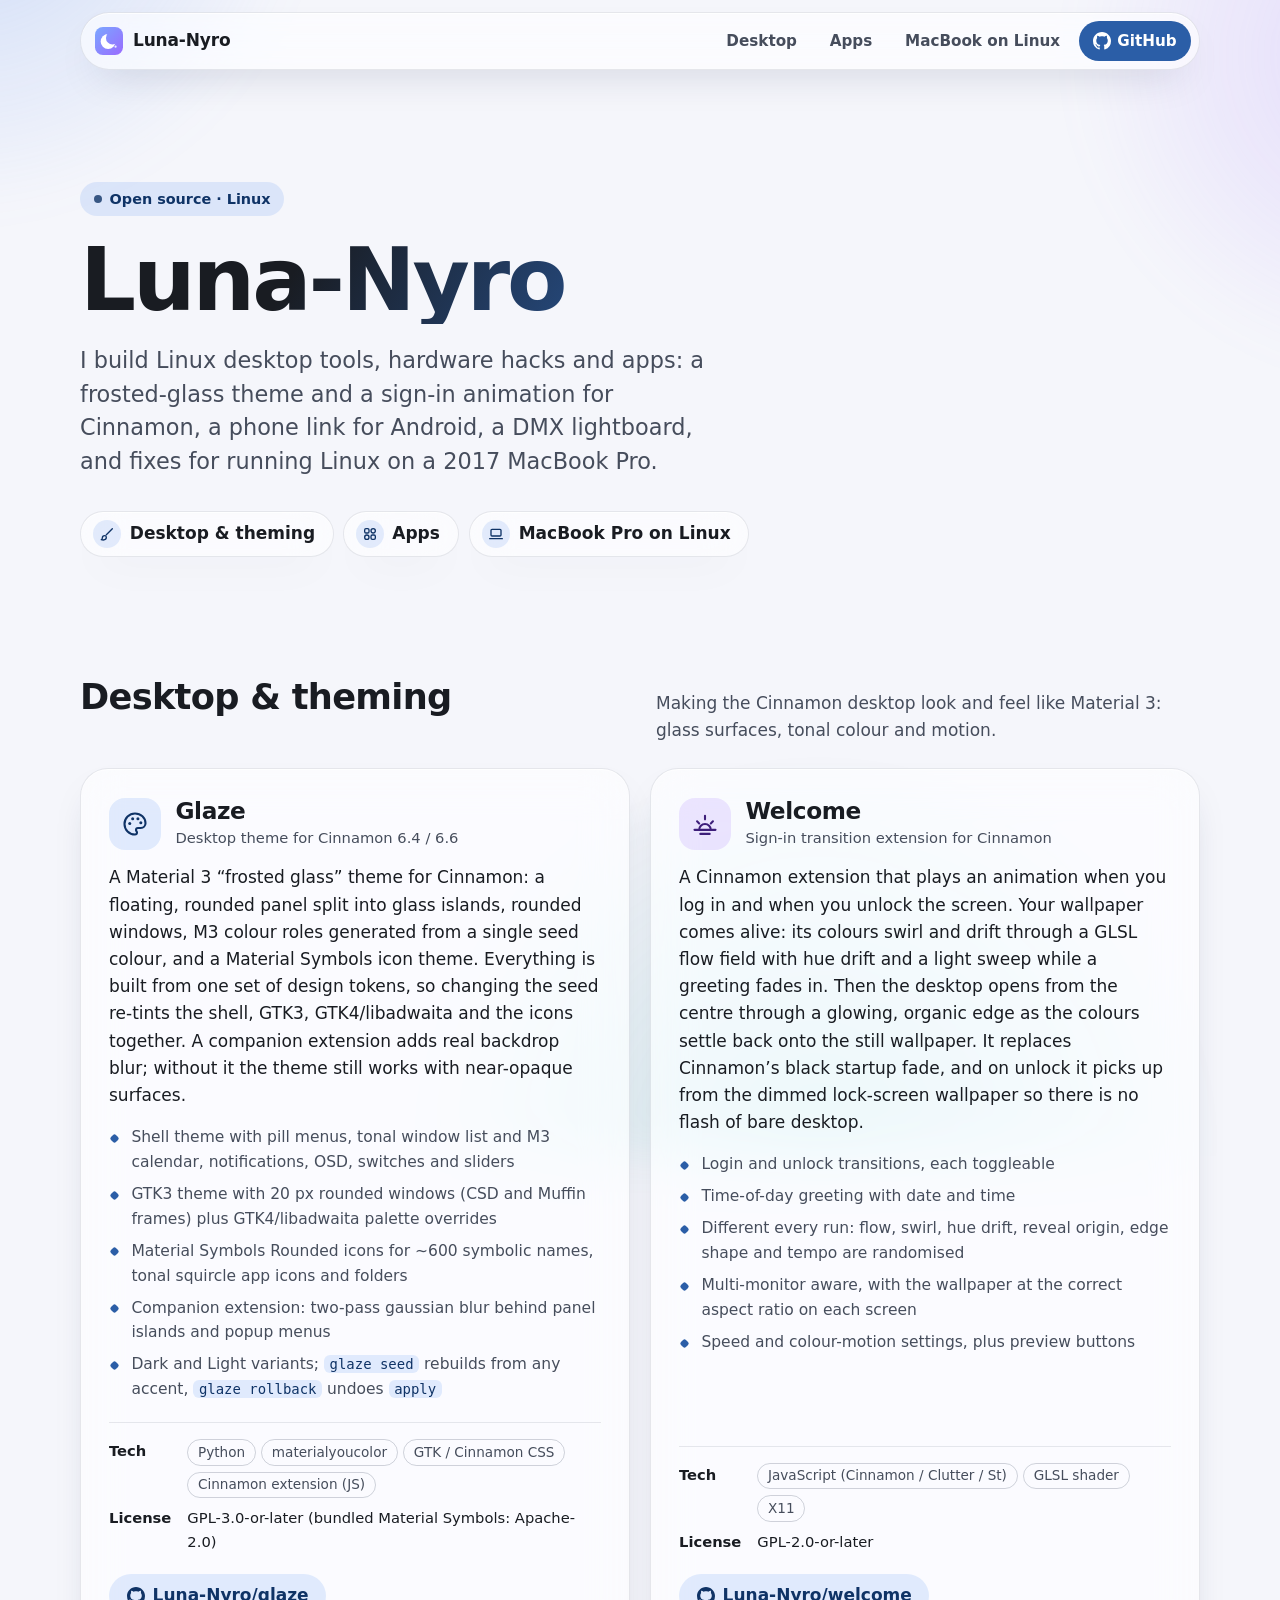
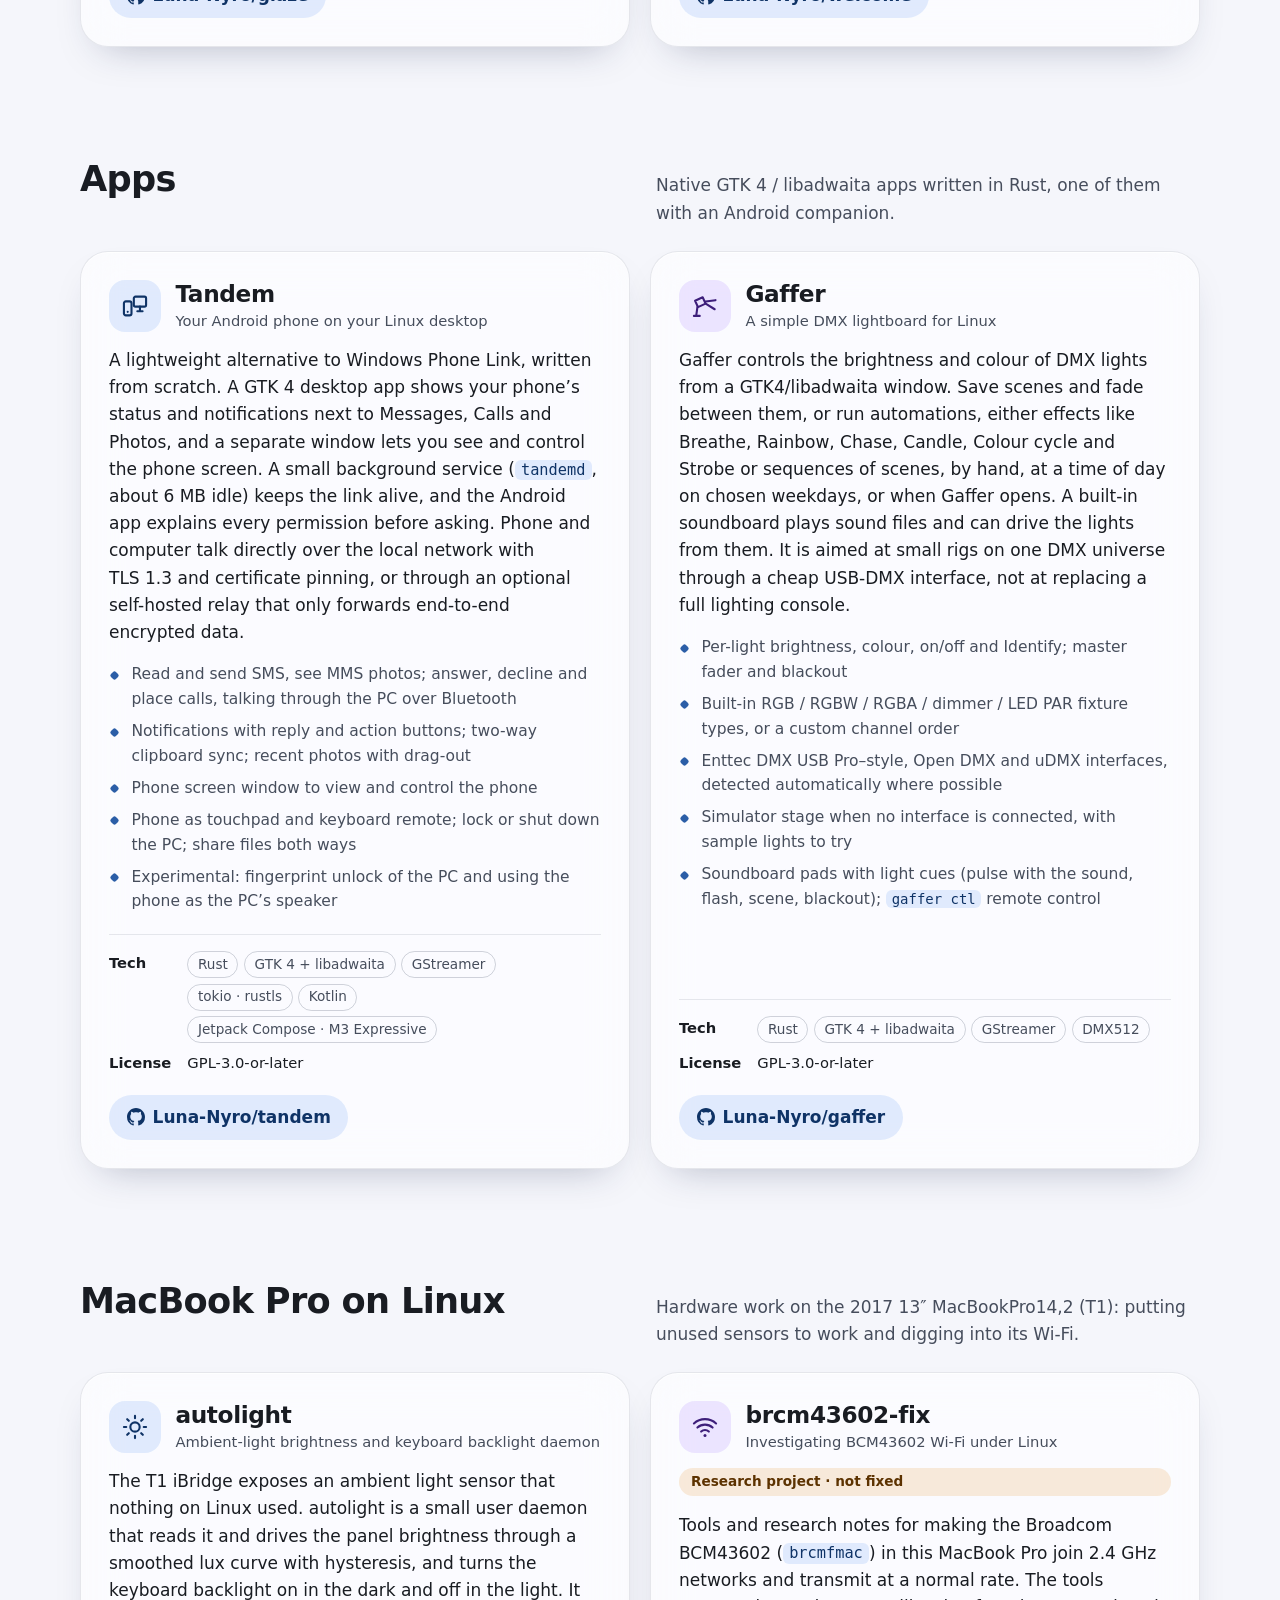
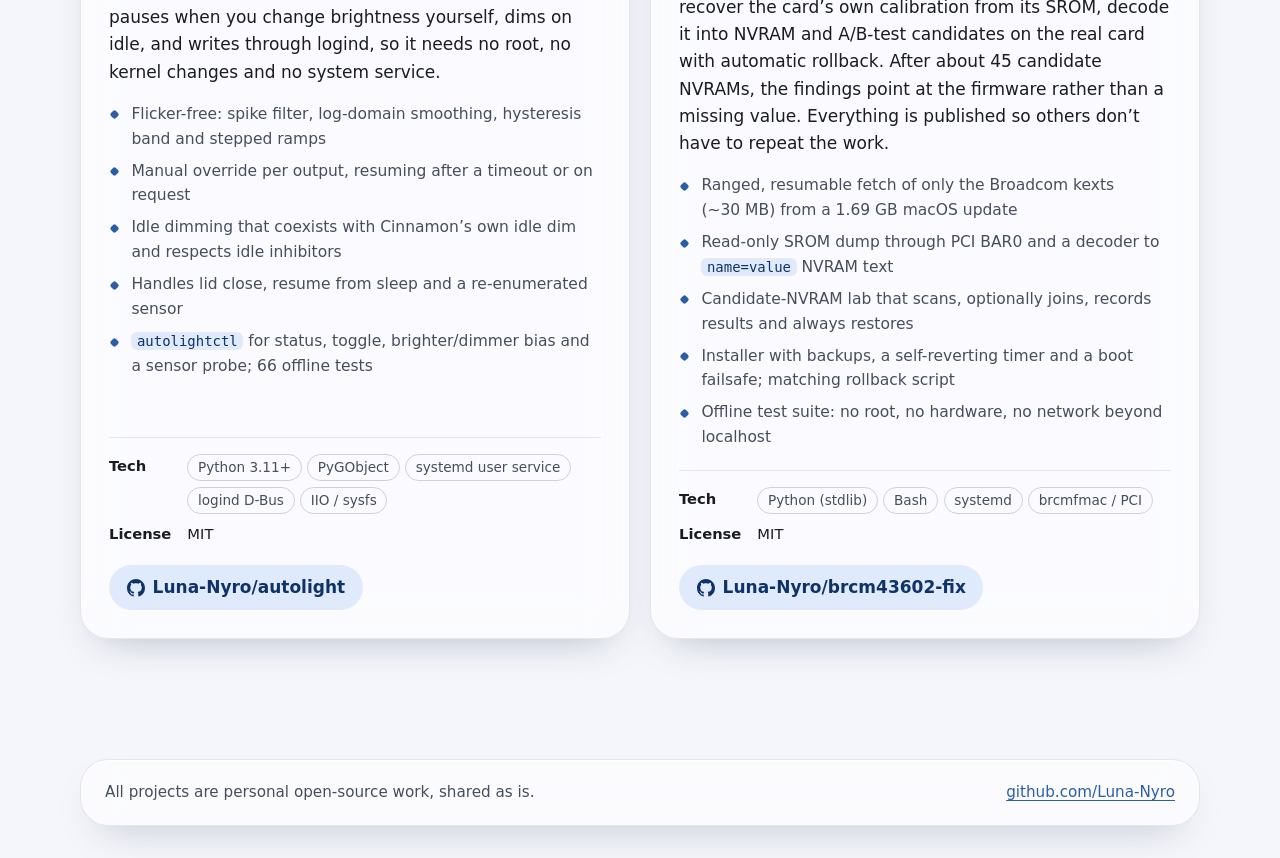
<file: index.html>
<!doctype html>
<html lang="en">
<head>
  <meta charset="utf-8">
  <meta name="viewport" content="width=device-width, initial-scale=1">
  <title>Luna-Nyro · Linux desktop tools, hardware hacks &amp; apps</title>
  <meta name="description" content="Open-source projects by Luna-Nyro: Glaze and Welcome for the Cinnamon desktop, the Tandem phone link and Gaffer DMX lightboard apps, and autolight and brcm43602-fix for running Linux on a 2017 MacBook Pro.">
  <meta name="color-scheme" content="dark light">
  <meta name="theme-color" content="#0e1117" media="(prefers-color-scheme: dark)">
  <meta name="theme-color" content="#f5f6fb" media="(prefers-color-scheme: light)">
  <meta name="referrer" content="no-referrer">
  <link rel="canonical" href="https://luna-nyro.github.io/">
  <link rel="icon" href="assets/favicon.svg" type="image/svg+xml">
  <meta property="og:type" content="website">
  <meta property="og:title" content="Luna-Nyro">
  <meta property="og:description" content="Linux desktop tools, hardware hacks and apps.">
  <meta property="og:url" content="https://luna-nyro.github.io/">
  <link rel="stylesheet" href="assets/style.css">
</head>
<body>
  <!-- Icon sprite (decorative; every use is aria-hidden) -->
  <svg xmlns="http://www.w3.org/2000/svg" style="display:none">
    <symbol id="i-github" viewBox="0 0 16 16">
      <path fill="currentColor" d="M8 0c4.42 0 8 3.58 8 8a8.013 8.013 0 0 1-5.45 7.59c-.4.08-.55-.17-.55-.38 0-.27.01-1.13.01-2.2 0-.75-.25-1.23-.54-1.48 1.78-.2 3.65-.88 3.65-3.95 0-.88-.31-1.59-.82-2.15.08-.2.36-1.02-.08-2.12 0 0-.67-.22-2.2.82-.64-.18-1.32-.27-2-.27-.68 0-1.36.09-2 .27-1.53-1.03-2.2-.82-2.2-.82-.44 1.1-.16 1.92-.08 2.12-.51.56-.82 1.28-.82 2.15 0 3.06 1.86 3.75 3.64 3.95-.23.2-.44.55-.51 1.07-.46.21-1.61.55-2.33-.66-.15-.24-.6-.83-1.23-.82-.67.01-.27.38.01.53.34.19.73.9.82 1.13.16.45.68 1.31 2.69.94 0 .67.01 1.3.01 1.49 0 .21-.15.45-.55.38A7.995 7.995 0 0 1 0 8c0-4.42 3.58-8 8-8Z"/>
    </symbol>
    <symbol id="i-palette" viewBox="0 0 24 24">
      <g fill="none" stroke="currentColor" stroke-width="1.8" stroke-linecap="round" stroke-linejoin="round">
        <path d="M12 3a9 9 0 1 0 0 18c1 0 1.7-.8 1.7-1.7 0-.45-.17-.83-.43-1.12-.26-.3-.42-.68-.42-1.1 0-.94.76-1.7 1.7-1.7H17a4 4 0 0 0 4-4C21 6.6 17 3 12 3Z"/>
      </g>
      <g fill="currentColor">
        <circle cx="7.5" cy="11.5" r="1.3"/><circle cx="10" cy="7.5" r="1.3"/>
        <circle cx="14.5" cy="7.5" r="1.3"/><circle cx="17" cy="11" r="1.3"/>
      </g>
    </symbol>
    <symbol id="i-sunrise" viewBox="0 0 24 24">
      <g fill="none" stroke="currentColor" stroke-width="1.8" stroke-linecap="round" stroke-linejoin="round">
        <path d="M3 17h18M7 17a5 5 0 0 1 10 0M12 5v3M5.2 9.7l1.8 1.8M18.8 9.7 17 11.5M8 20.5h8"/>
      </g>
    </symbol>
    <symbol id="i-link" viewBox="0 0 24 24">
      <g fill="none" stroke="currentColor" stroke-width="1.8" stroke-linecap="round" stroke-linejoin="round">
        <rect x="2.5" y="8" width="6.5" height="12" rx="1.6"/>
        <rect x="11" y="4" width="10.5" height="8.5" rx="1.4"/>
        <path d="M14 16.5h4.5M16.25 12.5v4M5.75 17h0"/>
      </g>
    </symbol>
    <symbol id="i-spot" viewBox="0 0 24 24">
      <g fill="none" stroke="currentColor" stroke-width="1.8" stroke-linecap="round" stroke-linejoin="round">
        <path d="M3.5 7.5 10 4.5l2.5 5.5L6 13Z"/>
        <path d="M12.6 8.2 21 7M12.9 10.2l7.4 4.6M5.5 13l-1 7M2.5 20.5h5"/>
      </g>
    </symbol>
    <symbol id="i-sun" viewBox="0 0 24 24">
      <g fill="none" stroke="currentColor" stroke-width="1.8" stroke-linecap="round">
        <circle cx="12" cy="12" r="4"/>
        <path d="M12 2.5v2M12 19.5v2M2.5 12h2M19.5 12h2M5.3 5.3l1.4 1.4M17.3 17.3l1.4 1.4M5.3 18.7l1.4-1.4M17.3 6.7l1.4-1.4"/>
      </g>
    </symbol>
    <symbol id="i-wifi" viewBox="0 0 24 24">
      <g fill="none" stroke="currentColor" stroke-width="1.8" stroke-linecap="round">
        <path d="M2.5 9a14 14 0 0 1 19 0M5.5 12.5a9.5 9.5 0 0 1 13 0M8.7 15.9a5 5 0 0 1 6.6 0"/>
      </g>
      <circle cx="12" cy="19.3" r="1.3" fill="currentColor"/>
    </symbol>
    <symbol id="i-brush" viewBox="0 0 24 24">
      <g fill="none" stroke="currentColor" stroke-width="2" stroke-linecap="round" stroke-linejoin="round">
        <path d="M20 4 11 13M8.5 14.5c-2 0-3.5 1.5-3.5 3.5 0 1-.5 2-1.5 2.5 1 .5 2 .5 3 .5 2.8 0 4.5-1.7 4.5-4 0-1.4-1.1-2.5-2.5-2.5Z"/>
      </g>
    </symbol>
    <symbol id="i-apps" viewBox="0 0 24 24">
      <g fill="none" stroke="currentColor" stroke-width="2">
        <rect x="4" y="4" width="6.5" height="6.5" rx="2"/><rect x="13.5" y="4" width="6.5" height="6.5" rx="3.25"/>
        <rect x="4" y="13.5" width="6.5" height="6.5" rx="3.25"/><rect x="13.5" y="13.5" width="6.5" height="6.5" rx="2"/>
      </g>
    </symbol>
    <symbol id="i-laptop" viewBox="0 0 24 24">
      <g fill="none" stroke="currentColor" stroke-width="2" stroke-linecap="round" stroke-linejoin="round">
        <rect x="4.5" y="5" width="15" height="10" rx="1.5"/><path d="M2.5 19h19"/>
      </g>
    </symbol>
  </svg>

  <a class="skip-link" href="#main">Skip to projects</a>

  <header class="wrap topbar">
    <div class="topbar-inner glass">
      <a class="brand" href="#top" aria-label="Luna-Nyro, back to top">
        <img src="assets/favicon.svg" alt="" width="28" height="28">
        <span>Luna-Nyro</span>
      </a>
      <nav class="topnav" aria-label="Sections">
        <ul>
          <li><a class="section-link" href="#desktop">Desktop</a></li>
          <li><a class="section-link" href="#apps">Apps</a></li>
          <li><a class="section-link" href="#macbook">MacBook on Linux</a></li>
          <li>
            <a class="gh" href="https://github.com/Luna-Nyro">
              <svg aria-hidden="true"><use href="#i-github"/></svg>GitHub
            </a>
          </li>
        </ul>
      </nav>
    </div>
  </header>

  <main id="main" tabindex="-1">
    <section class="wrap hero" id="top" aria-labelledby="hero-title">
      <p class="eyebrow">Open source · Linux</p>
      <h1 id="hero-title">Luna-Nyro</h1>
      <p class="tagline">
        I build Linux desktop tools, hardware hacks and apps: a frosted-glass theme and a sign-in
        animation for Cinnamon, a phone link for Android, a DMX lightboard, and fixes for running
        Linux on a 2017 MacBook Pro.
      </p>
      <ul class="jump" aria-label="Project groups">
        <li><a class="glass" href="#desktop"><span class="dot"><svg aria-hidden="true"><use href="#i-brush"/></svg></span>Desktop &amp; theming</a></li>
        <li><a class="glass" href="#apps"><span class="dot"><svg aria-hidden="true"><use href="#i-apps"/></svg></span>Apps</a></li>
        <li><a class="glass" href="#macbook"><span class="dot"><svg aria-hidden="true"><use href="#i-laptop"/></svg></span>MacBook Pro on Linux</a></li>
      </ul>
    </section>

    <!-- ======================= Desktop & theming ======================= -->
    <section class="wrap group" id="desktop" aria-labelledby="desktop-title">
      <div class="group-head">
        <h2 id="desktop-title">Desktop &amp; theming</h2>
        <p>Making the Cinnamon desktop look and feel like Material&nbsp;3: glass surfaces, tonal colour and motion.</p>
      </div>
      <div class="cards">

        <article class="card glass" aria-labelledby="glaze-title">
          <div class="card-head">
            <span class="icon"><svg aria-hidden="true"><use href="#i-palette"/></svg></span>
            <div>
              <h3 id="glaze-title"><a href="https://github.com/Luna-Nyro/glaze">Glaze</a></h3>
              <p class="kind">Desktop theme for Cinnamon 6.4 / 6.6</p>
            </div>
          </div>
          <p>
            A Material&nbsp;3 “frosted glass” theme for Cinnamon: a floating, rounded panel split into
            glass islands, rounded windows, M3 colour roles generated from a single seed colour, and a
            Material Symbols icon theme. Everything is built from one set of design tokens, so changing
            the seed re-tints the shell, GTK3, GTK4/libadwaita and the icons together. A companion
            extension adds real backdrop blur; without it the theme still works with near-opaque surfaces.
          </p>
          <ul class="features">
            <li>Shell theme with pill menus, tonal window list and M3 calendar, notifications, OSD, switches and sliders</li>
            <li>GTK3 theme with 20&nbsp;px rounded windows (CSD and Muffin frames) plus GTK4/libadwaita palette overrides</li>
            <li>Material Symbols Rounded icons for ~600 symbolic names, tonal squircle app icons and folders</li>
            <li>Companion extension: two-pass gaussian blur behind panel islands and popup menus</li>
            <li>Dark and Light variants; <code>glaze seed</code> rebuilds from any accent, <code>glaze rollback</code> undoes <code>apply</code></li>
          </ul>
          <dl class="meta">
            <dt>Tech</dt>
            <dd><ul class="chips"><li>Python</li><li>materialyoucolor</li><li>GTK / Cinnamon CSS</li><li>Cinnamon extension (JS)</li></ul></dd>
            <dt>License</dt>
            <dd>GPL-3.0-or-later (bundled Material Symbols: Apache-2.0)</dd>
          </dl>
          <a class="repo-link" href="https://github.com/Luna-Nyro/glaze">
            <svg aria-hidden="true"><use href="#i-github"/></svg>Luna-Nyro/glaze
          </a>
        </article>

        <article class="card glass" aria-labelledby="welcome-title">
          <div class="card-head">
            <span class="icon alt"><svg aria-hidden="true"><use href="#i-sunrise"/></svg></span>
            <div>
              <h3 id="welcome-title"><a href="https://github.com/Luna-Nyro/welcome">Welcome</a></h3>
              <p class="kind">Sign-in transition extension for Cinnamon</p>
            </div>
          </div>
          <p>
            A Cinnamon extension that plays an animation when you log in and when you unlock the screen.
            Your wallpaper comes alive: its colours swirl and drift through a GLSL flow field with hue
            drift and a light sweep while a greeting fades in. Then the desktop opens from the centre
            through a glowing, organic edge as the colours settle back onto the still wallpaper. It
            replaces Cinnamon’s black startup fade, and on unlock it picks up from the dimmed
            lock-screen wallpaper so there is no flash of bare desktop.
          </p>
          <ul class="features">
            <li>Login and unlock transitions, each toggleable</li>
            <li>Time-of-day greeting with date and time</li>
            <li>Different every run: flow, swirl, hue drift, reveal origin, edge shape and tempo are randomised</li>
            <li>Multi-monitor aware, with the wallpaper at the correct aspect ratio on each screen</li>
            <li>Speed and colour-motion settings, plus preview buttons</li>
          </ul>
          <dl class="meta">
            <dt>Tech</dt>
            <dd><ul class="chips"><li>JavaScript (Cinnamon / Clutter / St)</li><li>GLSL shader</li><li>X11</li></ul></dd>
            <dt>License</dt>
            <dd>GPL-2.0-or-later</dd>
          </dl>
          <a class="repo-link" href="https://github.com/Luna-Nyro/welcome">
            <svg aria-hidden="true"><use href="#i-github"/></svg>Luna-Nyro/welcome
          </a>
        </article>

      </div>
    </section>

    <!-- ============================== Apps ============================== -->
    <section class="wrap group" id="apps" aria-labelledby="apps-title">
      <div class="group-head">
        <h2 id="apps-title">Apps</h2>
        <p>Native GTK&nbsp;4 / libadwaita apps written in Rust, one of them with an Android companion.</p>
      </div>
      <div class="cards">

        <article class="card glass" aria-labelledby="tandem-title">
          <div class="card-head">
            <span class="icon"><svg aria-hidden="true"><use href="#i-link"/></svg></span>
            <div>
              <h3 id="tandem-title"><a href="https://github.com/Luna-Nyro/tandem">Tandem</a></h3>
              <p class="kind">Your Android phone on your Linux desktop</p>
            </div>
          </div>
          <p>
            A lightweight alternative to Windows Phone Link, written from scratch. A GTK&nbsp;4 desktop app
            shows your phone’s status and notifications next to Messages, Calls and Photos, and a separate
            window lets you see and control the phone screen. A small background service
            (<code>tandemd</code>, about 6&nbsp;MB idle) keeps the link alive, and the Android app explains
            every permission before asking. Phone and computer talk directly over the local network with
            TLS&nbsp;1.3 and certificate pinning, or through an optional self-hosted relay that only
            forwards end-to-end encrypted data.
          </p>
          <ul class="features">
            <li>Read and send SMS, see MMS photos; answer, decline and place calls, talking through the PC over Bluetooth</li>
            <li>Notifications with reply and action buttons; two-way clipboard sync; recent photos with drag-out</li>
            <li>Phone screen window to view and control the phone</li>
            <li>Phone as touchpad and keyboard remote; lock or shut down the PC; share files both ways</li>
            <li>Experimental: fingerprint unlock of the PC and using the phone as the PC’s speaker</li>
          </ul>
          <dl class="meta">
            <dt>Tech</dt>
            <dd><ul class="chips"><li>Rust</li><li>GTK 4 + libadwaita</li><li>GStreamer</li><li>tokio · rustls</li><li>Kotlin</li><li>Jetpack Compose · M3 Expressive</li></ul></dd>
            <dt>License</dt>
            <dd>GPL-3.0-or-later</dd>
          </dl>
          <a class="repo-link" href="https://github.com/Luna-Nyro/tandem">
            <svg aria-hidden="true"><use href="#i-github"/></svg>Luna-Nyro/tandem
          </a>
        </article>

        <article class="card glass" aria-labelledby="gaffer-title">
          <div class="card-head">
            <span class="icon alt"><svg aria-hidden="true"><use href="#i-spot"/></svg></span>
            <div>
              <h3 id="gaffer-title"><a href="https://github.com/Luna-Nyro/gaffer">Gaffer</a></h3>
              <p class="kind">A simple DMX lightboard for Linux</p>
            </div>
          </div>
          <p>
            Gaffer controls the brightness and colour of DMX lights from a GTK4/libadwaita window. Save
            scenes and fade between them, or run automations, either effects like Breathe, Rainbow, Chase,
            Candle, Colour cycle and Strobe or sequences of scenes, by hand, at a time of day on chosen
            weekdays, or when Gaffer opens. A built-in soundboard plays sound files and can drive the
            lights from them. It is aimed at small rigs on one DMX universe through a cheap USB-DMX
            interface, not at replacing a full lighting console.
          </p>
          <ul class="features">
            <li>Per-light brightness, colour, on/off and Identify; master fader and blackout</li>
            <li>Built-in RGB / RGBW / RGBA / dimmer / LED PAR fixture types, or a custom channel order</li>
            <li>Enttec DMX USB Pro–style, Open DMX and uDMX interfaces, detected automatically where possible</li>
            <li>Simulator stage when no interface is connected, with sample lights to try</li>
            <li>Soundboard pads with light cues (pulse with the sound, flash, scene, blackout); <code>gaffer ctl</code> remote control</li>
          </ul>
          <dl class="meta">
            <dt>Tech</dt>
            <dd><ul class="chips"><li>Rust</li><li>GTK 4 + libadwaita</li><li>GStreamer</li><li>DMX512</li></ul></dd>
            <dt>License</dt>
            <dd>GPL-3.0-or-later</dd>
          </dl>
          <a class="repo-link" href="https://github.com/Luna-Nyro/gaffer">
            <svg aria-hidden="true"><use href="#i-github"/></svg>Luna-Nyro/gaffer
          </a>
        </article>

      </div>
    </section>

    <!-- ======================= MacBook Pro on Linux ======================= -->
    <section class="wrap group" id="macbook" aria-labelledby="macbook-title">
      <div class="group-head">
        <h2 id="macbook-title">MacBook Pro on Linux</h2>
        <p>Hardware work on the 2017 13″ MacBookPro14,2 (T1): putting unused sensors to work and digging into its Wi-Fi.</p>
      </div>
      <div class="cards">

        <article class="card glass" aria-labelledby="autolight-title">
          <div class="card-head">
            <span class="icon"><svg aria-hidden="true"><use href="#i-sun"/></svg></span>
            <div>
              <h3 id="autolight-title"><a href="https://github.com/Luna-Nyro/autolight">autolight</a></h3>
              <p class="kind">Ambient-light brightness and keyboard backlight daemon</p>
            </div>
          </div>
          <p>
            The T1 iBridge exposes an ambient light sensor that nothing on Linux used. autolight is a small
            user daemon that reads it and drives the panel brightness through a smoothed lux curve with
            hysteresis, and turns the keyboard backlight on in the dark and off in the light. It pauses when
            you change brightness yourself, dims on idle, and writes through logind, so it needs no root,
            no kernel changes and no system service.
          </p>
          <ul class="features">
            <li>Flicker-free: spike filter, log-domain smoothing, hysteresis band and stepped ramps</li>
            <li>Manual override per output, resuming after a timeout or on request</li>
            <li>Idle dimming that coexists with Cinnamon’s own idle dim and respects idle inhibitors</li>
            <li>Handles lid close, resume from sleep and a re-enumerated sensor</li>
            <li><code>autolightctl</code> for status, toggle, brighter/dimmer bias and a sensor probe; 66 offline tests</li>
          </ul>
          <dl class="meta">
            <dt>Tech</dt>
            <dd><ul class="chips"><li>Python 3.11+</li><li>PyGObject</li><li>systemd user service</li><li>logind D-Bus</li><li>IIO / sysfs</li></ul></dd>
            <dt>License</dt>
            <dd>MIT</dd>
          </dl>
          <a class="repo-link" href="https://github.com/Luna-Nyro/autolight">
            <svg aria-hidden="true"><use href="#i-github"/></svg>Luna-Nyro/autolight
          </a>
        </article>

        <article class="card glass" aria-labelledby="brcm-title">
          <div class="card-head">
            <span class="icon alt"><svg aria-hidden="true"><use href="#i-wifi"/></svg></span>
            <div>
              <h3 id="brcm-title"><a href="https://github.com/Luna-Nyro/brcm43602-fix">brcm43602-fix</a></h3>
              <p class="kind">Investigating BCM43602 Wi-Fi under Linux</p>
            </div>
          </div>
          <p class="status warn">Research project · not fixed</p>
          <p>
            Tools and research notes for making the Broadcom BCM43602 (<code>brcmfmac</code>) in this
            MacBook Pro join 2.4&nbsp;GHz networks and transmit at a normal rate. The tools recover the
            card’s own calibration from its SROM, decode it into NVRAM and A/B-test candidates on the real
            card with automatic rollback. After about 45 candidate NVRAMs, the findings point at the
            firmware rather than a missing value. Everything is published so others don’t have to repeat
            the work.
          </p>
          <ul class="features">
            <li>Ranged, resumable fetch of only the Broadcom kexts (~30&nbsp;MB) from a 1.69&nbsp;GB macOS update</li>
            <li>Read-only SROM dump through PCI BAR0 and a decoder to <code>name=value</code> NVRAM text</li>
            <li>Candidate-NVRAM lab that scans, optionally joins, records results and always restores</li>
            <li>Installer with backups, a self-reverting timer and a boot failsafe; matching rollback script</li>
            <li>Offline test suite: no root, no hardware, no network beyond localhost</li>
          </ul>
          <dl class="meta">
            <dt>Tech</dt>
            <dd><ul class="chips"><li>Python (stdlib)</li><li>Bash</li><li>systemd</li><li>brcmfmac / PCI</li></ul></dd>
            <dt>License</dt>
            <dd>MIT</dd>
          </dl>
          <a class="repo-link" href="https://github.com/Luna-Nyro/brcm43602-fix">
            <svg aria-hidden="true"><use href="#i-github"/></svg>Luna-Nyro/brcm43602-fix
          </a>
        </article>

      </div>
    </section>
  </main>

  <footer class="wrap site-footer">
    <div class="footer-inner glass">
      <p>All projects are personal open-source work, shared as is.</p>
      <p><a href="https://github.com/Luna-Nyro">github.com/Luna-Nyro</a></p>
    </div>
  </footer>
</body>
</html>
</file>
<file: assets/style.css>
/* Luna-Nyro — portfolio styles
   Material 3 tonal palette (seed #5b8def, the Glaze default) with frosted-glass surfaces.
   Dark by default; light follows prefers-color-scheme. */

:root {
  color-scheme: dark light;

  --bg: #0e1117;
  --bg-glow-1: rgba(91, 141, 239, 0.32);
  --bg-glow-2: rgba(154, 107, 255, 0.24);
  --bg-glow-3: rgba(60, 200, 190, 0.14);

  --surface: rgba(30, 35, 46, 0.55);
  --surface-strong: rgba(36, 42, 56, 0.72);
  --surface-hover: rgba(42, 49, 66, 0.7);
  --outline: rgba(200, 212, 240, 0.12);
  --outline-strong: rgba(200, 212, 240, 0.22);

  --text: #e4e7f0;
  --text-muted: #b3bbcc;
  --primary: #aac7ff;
  --on-primary: #0a305f;
  --primary-container: rgba(91, 141, 239, 0.22);
  --on-primary-container: #d6e3ff;
  --tertiary-container: rgba(154, 107, 255, 0.22);
  --on-tertiary-container: #eaddff;
  --warn-container: rgba(255, 180, 90, 0.18);
  --on-warn-container: #ffdcb8;

  --focus: #ffd479;
  --shadow: 0 1px 0 rgba(255, 255, 255, 0.06) inset, 0 18px 40px -18px rgba(0, 0, 0, 0.6);

  --radius-l: 28px;
  --radius-m: 18px;
  --radius-pill: 999px;

  --font: "Google Sans Flex", "Google Sans", "Roboto Flex", Roboto, Ubuntu, Cantarell,
    system-ui, -apple-system, "Segoe UI", sans-serif;
  --mono: ui-monospace, "JetBrains Mono", "Cascadia Code", "DejaVu Sans Mono", monospace;
}

@media (prefers-color-scheme: light) {
  :root {
    --bg: #f5f6fb;
    --bg-glow-1: rgba(91, 141, 239, 0.28);
    --bg-glow-2: rgba(154, 107, 255, 0.2);
    --bg-glow-3: rgba(40, 180, 170, 0.14);

    --surface: rgba(255, 255, 255, 0.6);
    --surface-strong: rgba(255, 255, 255, 0.78);
    --surface-hover: rgba(255, 255, 255, 0.85);
    --outline: rgba(30, 40, 70, 0.1);
    --outline-strong: rgba(30, 40, 70, 0.2);

    --text: #191c22;
    --text-muted: #464d5c;
    --primary: #2b5ea7;
    --on-primary: #ffffff;
    --primary-container: rgba(91, 141, 239, 0.16);
    --on-primary-container: #0f3366;
    --tertiary-container: rgba(154, 107, 255, 0.16);
    --on-tertiary-container: #3d1e7a;
    --warn-container: rgba(230, 140, 30, 0.16);
    --on-warn-container: #5c3200;

    --focus: #b3261e;
    --shadow: 0 1px 0 rgba(255, 255, 255, 0.8) inset, 0 18px 40px -22px rgba(30, 40, 80, 0.35);
  }
}

*,
*::before,
*::after {
  box-sizing: border-box;
}

html {
  scroll-behavior: smooth;
  -webkit-text-size-adjust: 100%;
}

@media (prefers-reduced-motion: reduce) {
  html {
    scroll-behavior: auto;
  }
  *,
  *::before,
  *::after {
    transition: none !important;
    animation: none !important;
  }
}

body {
  margin: 0;
  min-height: 100vh;
  font-family: var(--font);
  font-size: 1.0625rem;
  line-height: 1.6;
  color: var(--text);
  background: var(--bg);
  overflow-x: hidden;
}

/* Soft colour fields behind the glass */
body::before {
  content: "";
  position: fixed;
  inset: -20vmax;
  z-index: -1;
  background:
    radial-gradient(40vmax 40vmax at 12% 8%, var(--bg-glow-1), transparent 70%),
    radial-gradient(36vmax 36vmax at 92% 22%, var(--bg-glow-2), transparent 70%),
    radial-gradient(44vmax 44vmax at 60% 100%, var(--bg-glow-3), transparent 70%);
  filter: blur(20px);
  pointer-events: none;
}

a {
  color: var(--primary);
  text-underline-offset: 0.18em;
  text-decoration-thickness: 1px;
}

a:hover {
  text-decoration-thickness: 2px;
}

:focus-visible {
  outline: 3px solid var(--focus);
  outline-offset: 3px;
  border-radius: 8px;
}

code {
  font-family: var(--mono);
  font-size: 0.9em;
  padding: 0.08em 0.4em;
  border-radius: 6px;
  background: var(--primary-container);
  color: var(--on-primary-container);
}

main:focus {
  outline: none;
}

.visually-hidden {
  position: absolute !important;
  width: 1px;
  height: 1px;
  margin: -1px;
  padding: 0;
  overflow: hidden;
  clip: rect(0 0 0 0);
  white-space: nowrap;
  border: 0;
}

.skip-link {
  position: absolute;
  left: 1rem;
  top: -4rem;
  z-index: 100;
  padding: 0.6rem 1rem;
  border-radius: var(--radius-pill);
  background: var(--primary);
  color: var(--on-primary);
  font-weight: 600;
  text-decoration: none;
}

.skip-link:focus {
  top: 1rem;
}

.wrap {
  width: min(1120px, 100% - 2.5rem);
  margin-inline: auto;
}

/* ---------- Glass ---------- */

.glass {
  background: var(--surface);
  border: 1px solid var(--outline);
  box-shadow: var(--shadow);
  -webkit-backdrop-filter: blur(22px) saturate(160%);
  backdrop-filter: blur(22px) saturate(160%);
}

@supports not ((backdrop-filter: blur(1px)) or (-webkit-backdrop-filter: blur(1px))) {
  .glass {
    background: var(--surface-strong);
  }
}

/* ---------- Top bar (floating island, like Glaze's panel) ---------- */

.topbar {
  position: sticky;
  top: 0.75rem;
  z-index: 50;
  margin-top: 0.75rem;
}

.topbar-inner {
  display: flex;
  align-items: center;
  justify-content: space-between;
  gap: 1rem;
  padding: 0.5rem 0.5rem 0.5rem 0.9rem;
  border-radius: var(--radius-pill);
}

.brand {
  display: inline-flex;
  align-items: center;
  gap: 0.6rem;
  color: var(--text);
  font-weight: 650;
  letter-spacing: -0.01em;
  text-decoration: none;
}

.brand img {
  width: 28px;
  height: 28px;
}

.topnav ul {
  display: flex;
  gap: 0.25rem;
  margin: 0;
  padding: 0;
  list-style: none;
}

.topnav a {
  display: inline-flex;
  align-items: center;
  gap: 0.4rem;
  min-height: 40px;
  padding: 0.4rem 0.9rem;
  border-radius: var(--radius-pill);
  color: var(--text-muted);
  font-size: 0.95rem;
  font-weight: 550;
  text-decoration: none;
  transition: background-color 0.2s, color 0.2s;
}

.topnav a:hover {
  background: var(--primary-container);
  color: var(--on-primary-container);
}

.topnav a.gh {
  background: var(--primary);
  color: var(--on-primary);
}

.topnav a.gh:hover {
  filter: brightness(1.08);
}

.topnav svg {
  width: 18px;
  height: 18px;
}

@media (max-width: 760px) {
  .topnav .section-link {
    display: none;
  }
}

/* ---------- Hero ---------- */

.hero {
  padding: clamp(3.5rem, 10vw, 7rem) 0 clamp(2.5rem, 6vw, 4rem);
}

.eyebrow {
  display: inline-flex;
  align-items: center;
  gap: 0.5rem;
  margin: 0 0 1.25rem;
  padding: 0.35rem 0.85rem;
  border-radius: var(--radius-pill);
  font-size: 0.9rem;
  font-weight: 550;
  color: var(--on-primary-container);
  background: var(--primary-container);
}

.eyebrow::before {
  content: "";
  width: 8px;
  height: 8px;
  border-radius: 50%;
  background: currentColor;
  opacity: 0.8;
}

.hero h1 {
  margin: 0;
  font-size: clamp(2.8rem, 9vw, 5.5rem);
  line-height: 1;
  font-weight: 700;
  letter-spacing: -0.035em;
  background: linear-gradient(120deg, var(--text) 20%, var(--primary) 60%, #b79bff 95%);
  -webkit-background-clip: text;
  background-clip: text;
  color: transparent;
}

@media (forced-colors: active) {
  .hero h1 {
    color: CanvasText;
    background: none;
  }
}

.tagline {
  max-width: 40rem;
  margin: 1.25rem 0 2rem;
  font-size: clamp(1.15rem, 2.4vw, 1.4rem);
  line-height: 1.5;
  color: var(--text-muted);
}

.jump {
  display: flex;
  flex-wrap: wrap;
  gap: 0.6rem;
  margin: 0;
  padding: 0;
  list-style: none;
}

.jump a {
  display: inline-flex;
  align-items: center;
  gap: 0.55rem;
  min-height: 44px;
  padding: 0.5rem 1.1rem 0.5rem 0.75rem;
  border-radius: var(--radius-pill);
  color: var(--text);
  font-weight: 550;
  text-decoration: none;
  transition: background-color 0.2s, transform 0.2s;
}

.jump a:hover {
  background: var(--surface-hover);
  transform: translateY(-1px);
}

.jump .dot {
  display: grid;
  place-items: center;
  width: 28px;
  height: 28px;
  border-radius: 50%;
  background: var(--primary-container);
  color: var(--on-primary-container);
}

.jump svg {
  width: 16px;
  height: 16px;
}

/* ---------- Groups ---------- */

.group {
  padding-block: clamp(2rem, 5vw, 3.5rem);
  scroll-margin-top: 5.5rem;
}

.group-head {
  display: flex;
  flex-wrap: wrap;
  align-items: baseline;
  justify-content: space-between;
  gap: 0.5rem 2rem;
  margin-bottom: 1.5rem;
}

.group-head h2 {
  margin: 0;
  font-size: clamp(1.6rem, 3.5vw, 2.2rem);
  line-height: 1.15;
  letter-spacing: -0.02em;
}

.group-head p {
  max-width: 34rem;
  margin: 0;
  color: var(--text-muted);
}

.cards {
  display: grid;
  grid-template-columns: repeat(auto-fit, minmax(min(100%, 460px), 1fr));
  gap: 1.25rem;
}

/* ---------- Project card ---------- */

.card {
  display: flex;
  flex-direction: column;
  padding: clamp(1.25rem, 3vw, 1.75rem);
  border-radius: var(--radius-l);
  transition: border-color 0.25s, transform 0.25s, background-color 0.25s;
}

.card:hover {
  border-color: var(--outline-strong);
  background: var(--surface-hover);
}

.card-head {
  display: flex;
  align-items: center;
  gap: 0.9rem;
  margin-bottom: 0.9rem;
}

.icon {
  flex: none;
  display: grid;
  place-items: center;
  width: 52px;
  height: 52px;
  border-radius: 16px;
  color: var(--on-primary-container);
  background: var(--primary-container);
}

.icon.alt {
  color: var(--on-tertiary-container);
  background: var(--tertiary-container);
}

.icon svg {
  width: 28px;
  height: 28px;
}

.card h3 {
  margin: 0;
  font-size: 1.45rem;
  line-height: 1.2;
  letter-spacing: -0.015em;
}

.card h3 a {
  color: var(--text);
  text-decoration: none;
}

.card h3 a:hover {
  color: var(--primary);
}

.kind {
  margin: 0.1rem 0 0;
  font-size: 0.92rem;
  color: var(--text-muted);
}

.card > p {
  margin: 0 0 1rem;
}

.features {
  margin: 0 0 1.25rem;
  padding: 0;
  list-style: none;
  display: grid;
  gap: 0.45rem;
}

.features li {
  position: relative;
  padding-left: 1.4rem;
  font-size: 0.97rem;
  color: var(--text-muted);
}

.features li::before {
  content: "";
  position: absolute;
  left: 0.15rem;
  top: 0.62em;
  width: 7px;
  height: 7px;
  border-radius: 2px;
  transform: rotate(45deg);
  background: var(--primary);
}

.meta {
  display: grid;
  grid-template-columns: auto 1fr;
  gap: 0.5rem 1rem;
  margin: auto 0 1.25rem;
  padding-top: 1rem;
  border-top: 1px solid var(--outline);
  font-size: 0.92rem;
}

.meta dt {
  font-weight: 650;
  color: var(--text);
}

.meta dd {
  margin: 0;
}

.chips {
  display: flex;
  flex-wrap: wrap;
  gap: 0.35rem;
  margin: 0;
  padding: 0;
  list-style: none;
}

.chips li {
  padding: 0.1rem 0.6rem;
  border-radius: var(--radius-pill);
  border: 1px solid var(--outline-strong);
  font-size: 0.85rem;
  color: var(--text-muted);
}

.status {
  display: inline-block;
  margin: 0 0 1rem;
  padding: 0.2rem 0.75rem;
  border-radius: var(--radius-pill);
  font-size: 0.85rem;
  font-weight: 600;
  color: var(--on-tertiary-container);
  background: var(--tertiary-container);
}

.status.warn {
  color: var(--on-warn-container);
  background: var(--warn-container);
}

.repo-link {
  align-self: flex-start;
  display: inline-flex;
  align-items: center;
  gap: 0.5rem;
  min-height: 44px;
  padding: 0.55rem 1.1rem;
  border-radius: var(--radius-pill);
  font-weight: 600;
  text-decoration: none;
  color: var(--on-primary-container);
  background: var(--primary-container);
  transition: background-color 0.2s, color 0.2s;
}

.repo-link:hover {
  color: var(--on-primary);
  background: var(--primary);
}

.repo-link svg {
  width: 18px;
  height: 18px;
}

/* ---------- Footer ---------- */

.site-footer {
  margin-top: clamp(2rem, 6vw, 4rem);
  padding-bottom: 2rem;
}

.footer-inner {
  display: flex;
  flex-wrap: wrap;
  align-items: center;
  justify-content: space-between;
  gap: 1rem;
  padding: 1.25rem 1.5rem;
  border-radius: var(--radius-l);
  color: var(--text-muted);
  font-size: 0.95rem;
}

.footer-inner p {
  margin: 0;
}

/* ---------- 404 ---------- */

.lost {
  display: grid;
  place-items: center;
  min-height: 70vh;
  text-align: center;
}

.lost .panel {
  max-width: 34rem;
  padding: clamp(2rem, 6vw, 3.5rem);
  border-radius: var(--radius-l);
}

.lost h1 {
  margin: 0 0 0.5rem;
  font-size: clamp(3.5rem, 14vw, 6rem);
  line-height: 1;
  letter-spacing: -0.04em;
  color: var(--primary);
}

.lost p {
  color: var(--text-muted);
}
</file>
